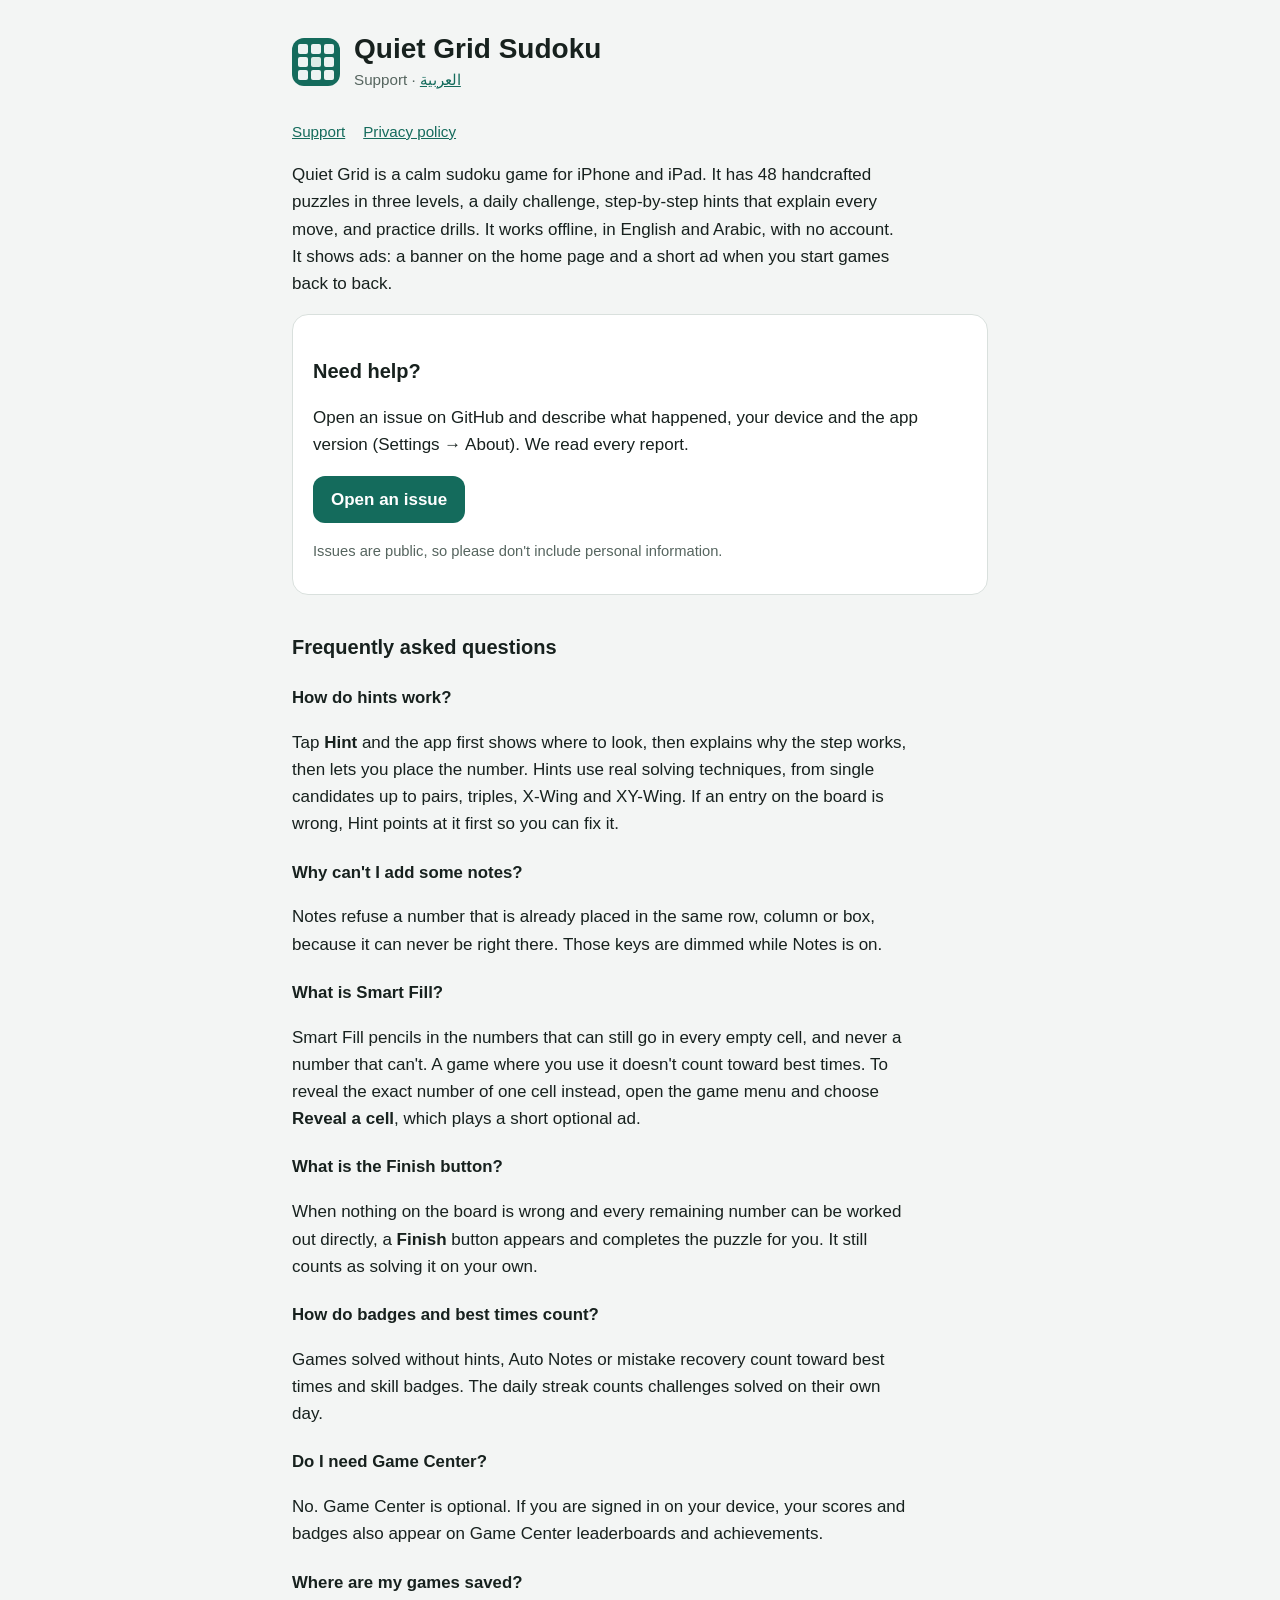
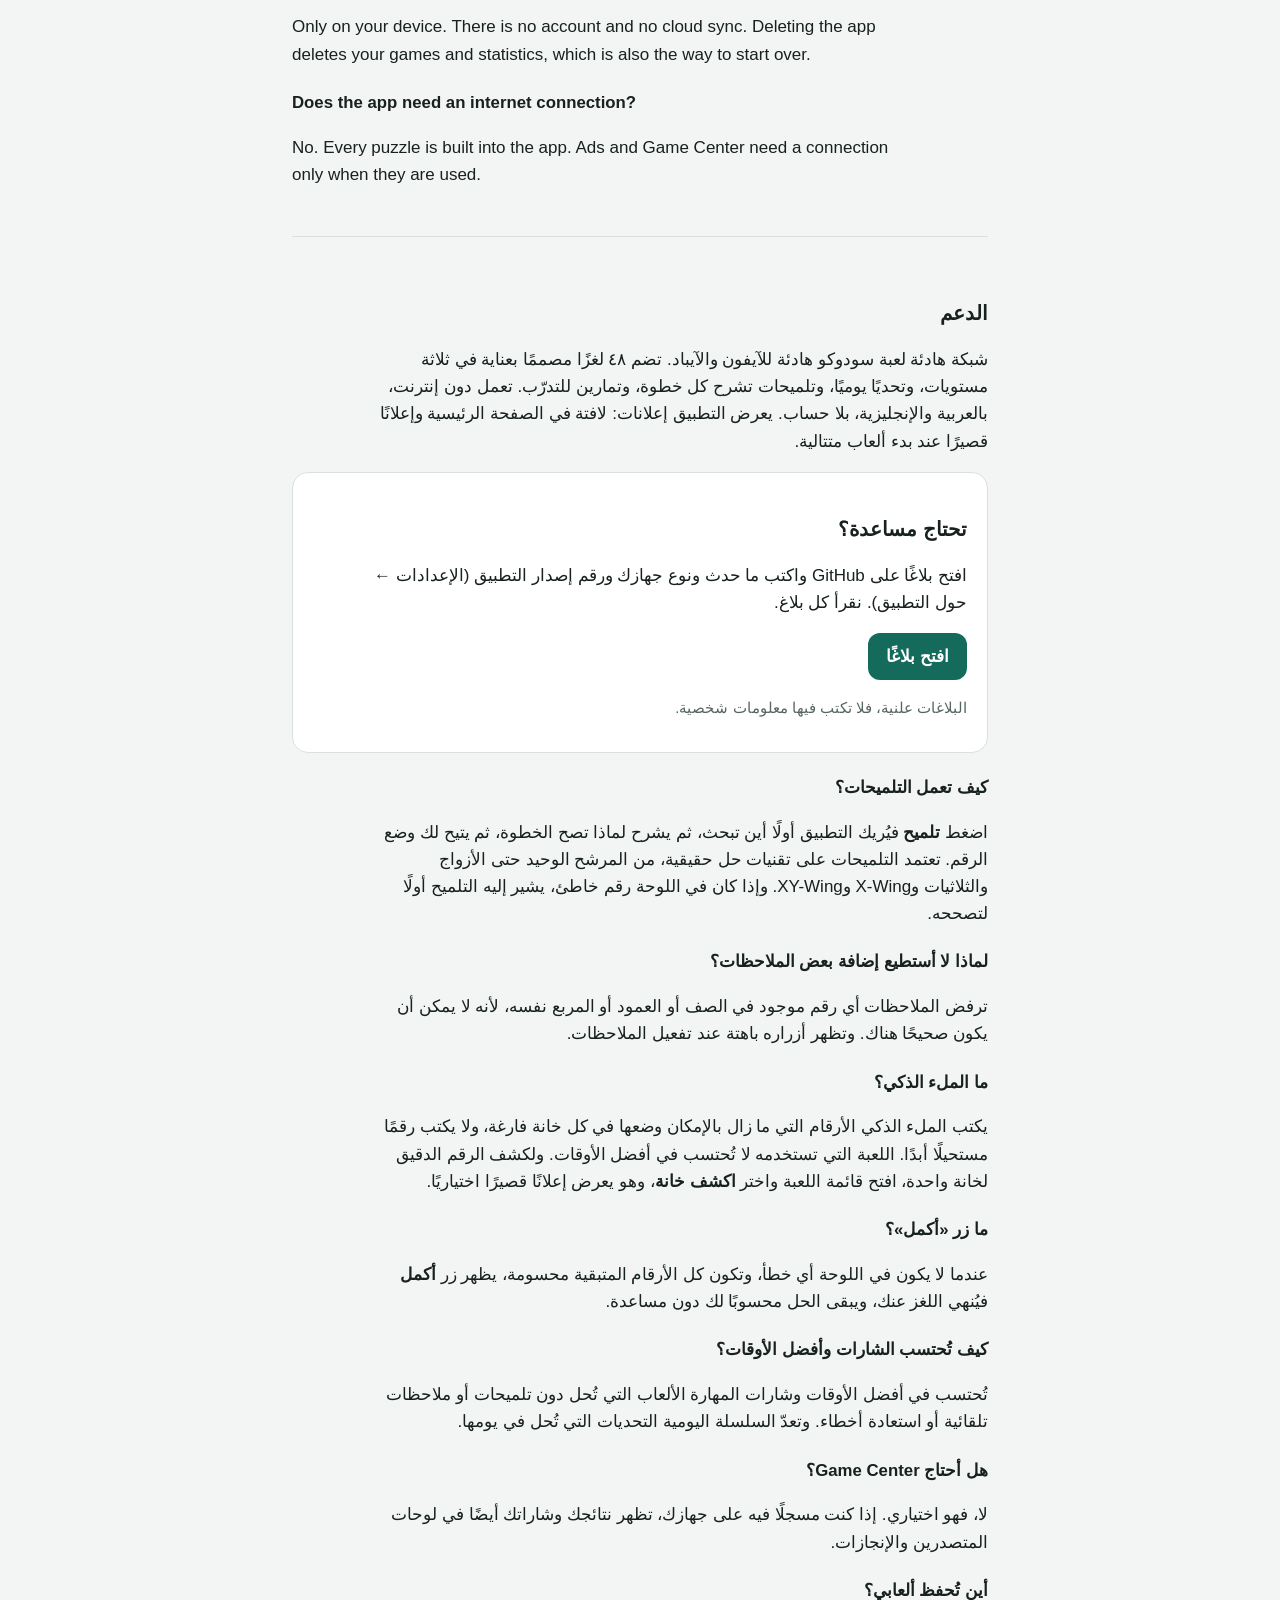
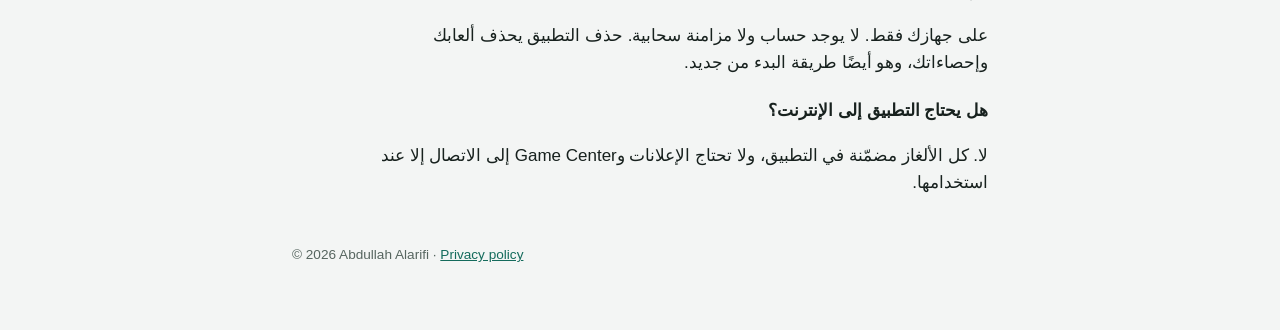
<file: index.html>
<!doctype html>
<html lang="en">
<head>
<meta charset="utf-8">
<meta name="viewport" content="width=device-width, initial-scale=1, viewport-fit=cover">
<title>Quiet Grid Sudoku Support</title>
<meta name="description" content="Help and frequently asked questions for Quiet Grid Sudoku, a calm sudoku game that teaches.">
<link rel="stylesheet" href="style.css">
</head>
<body>
<div class="page">
  <header>
    <div class="mark" aria-hidden="true"><span></span><span></span><span></span><span></span><span></span><span></span><span></span><span></span><span></span></div>
    <div>
      <h1>Quiet Grid Sudoku</h1>
      <p class="sub">Support · <a href="#ar" lang="ar">العربية</a></p>
    </div>
  </header>
  <nav aria-label="Pages">
    <a href="./">Support</a>
    <a href="privacy.html">Privacy policy</a>
  </nav>

  <p>Quiet Grid is a calm sudoku game for iPhone and iPad. It has 48 handcrafted puzzles in three levels, a daily challenge, step-by-step hints that explain every move, and practice drills. It works offline, in English and Arabic, with no account. It shows ads: a banner on the home page and a short ad when you start games back to back.</p>

  <div class="card">
    <h2>Need help?</h2>
    <p>Open an issue on GitHub and describe what happened, your device and the app version (Settings → About). We read every report.</p>
    <p><a class="button" href="https://github.com/xooox888/quietgrid-site/issues/new">Open an issue</a></p>
    <p class="note">Issues are public, so please don't include personal information.</p>
  </div>

  <h2>Frequently asked questions</h2>

  <h3>How do hints work?</h3>
  <p>Tap <strong>Hint</strong> and the app first shows where to look, then explains why the step works, then lets you place the number. Hints use real solving techniques, from single candidates up to pairs, triples, X-Wing and XY-Wing. If an entry on the board is wrong, Hint points at it first so you can fix it.</p>

  <h3>Why can't I add some notes?</h3>
  <p>Notes refuse a number that is already placed in the same row, column or box, because it can never be right there. Those keys are dimmed while Notes is on.</p>

  <h3>What is Smart Fill?</h3>
  <p>Smart Fill pencils in the numbers that can still go in every empty cell, and never a number that can't. A game where you use it doesn't count toward best times. To reveal the exact number of one cell instead, open the game menu and choose <strong>Reveal a cell</strong>, which plays a short optional ad.</p>

  <h3>What is the Finish button?</h3>
  <p>When nothing on the board is wrong and every remaining number can be worked out directly, a <strong>Finish</strong> button appears and completes the puzzle for you. It still counts as solving it on your own.</p>

  <h3>How do badges and best times count?</h3>
  <p>Games solved without hints, Auto Notes or mistake recovery count toward best times and skill badges. The daily streak counts challenges solved on their own day.</p>

  <h3>Do I need Game Center?</h3>
  <p>No. Game Center is optional. If you are signed in on your device, your scores and badges also appear on Game Center leaderboards and achievements.</p>

  <h3>Where are my games saved?</h3>
  <p>Only on your device. There is no account and no cloud sync. Deleting the app deletes your games and statistics, which is also the way to start over.</p>

  <h3>Does the app need an internet connection?</h3>
  <p>No. Every puzzle is built into the app. Ads and Game Center need a connection only when they are used.</p>

  <section id="ar" lang="ar" dir="rtl">
    <h2>الدعم</h2>
    <p>شبكة هادئة لعبة سودوكو هادئة للآيفون والآيباد. تضم ٤٨ لغزًا مصممًا بعناية في ثلاثة مستويات، وتحديًا يوميًا، وتلميحات تشرح كل خطوة، وتمارين للتدرّب. تعمل دون إنترنت، بالعربية والإنجليزية، بلا حساب. يعرض التطبيق إعلانات: لافتة في الصفحة الرئيسية وإعلانًا قصيرًا عند بدء ألعاب متتالية.</p>

    <div class="card">
      <h2>تحتاج مساعدة؟</h2>
      <p>افتح بلاغًا على GitHub واكتب ما حدث ونوع جهازك ورقم إصدار التطبيق (الإعدادات ← حول التطبيق). نقرأ كل بلاغ.</p>
      <p><a class="button" href="https://github.com/xooox888/quietgrid-site/issues/new">افتح بلاغًا</a></p>
      <p class="note">البلاغات علنية، فلا تكتب فيها معلومات شخصية.</p>
    </div>

    <h3>كيف تعمل التلميحات؟</h3>
    <p>اضغط <strong>تلميح</strong> فيُريك التطبيق أولًا أين تبحث، ثم يشرح لماذا تصح الخطوة، ثم يتيح لك وضع الرقم. تعتمد التلميحات على تقنيات حل حقيقية، من المرشح الوحيد حتى الأزواج والثلاثيات وX-Wing وXY-Wing. وإذا كان في اللوحة رقم خاطئ، يشير إليه التلميح أولًا لتصححه.</p>

    <h3>لماذا لا أستطيع إضافة بعض الملاحظات؟</h3>
    <p>ترفض الملاحظات أي رقم موجود في الصف أو العمود أو المربع نفسه، لأنه لا يمكن أن يكون صحيحًا هناك. وتظهر أزراره باهتة عند تفعيل الملاحظات.</p>

    <h3>ما الملء الذكي؟</h3>
    <p>يكتب الملء الذكي الأرقام التي ما زال بالإمكان وضعها في كل خانة فارغة، ولا يكتب رقمًا مستحيلًا أبدًا. اللعبة التي تستخدمه لا تُحتسب في أفضل الأوقات. ولكشف الرقم الدقيق لخانة واحدة، افتح قائمة اللعبة واختر <strong>اكشف خانة</strong>، وهو يعرض إعلانًا قصيرًا اختياريًا.</p>

    <h3>ما زر «أكمل»؟</h3>
    <p>عندما لا يكون في اللوحة أي خطأ، وتكون كل الأرقام المتبقية محسومة، يظهر زر <strong>أكمل</strong> فيُنهي اللغز عنك، ويبقى الحل محسوبًا لك دون مساعدة.</p>

    <h3>كيف تُحتسب الشارات وأفضل الأوقات؟</h3>
    <p>تُحتسب في أفضل الأوقات وشارات المهارة الألعاب التي تُحل دون تلميحات أو ملاحظات تلقائية أو استعادة أخطاء. وتعدّ السلسلة اليومية التحديات التي تُحل في يومها.</p>

    <h3>هل أحتاج Game Center؟</h3>
    <p>لا، فهو اختياري. إذا كنت مسجلًا فيه على جهازك، تظهر نتائجك وشاراتك أيضًا في لوحات المتصدرين والإنجازات.</p>

    <h3>أين تُحفظ ألعابي؟</h3>
    <p>على جهازك فقط. لا يوجد حساب ولا مزامنة سحابية. حذف التطبيق يحذف ألعابك وإحصاءاتك، وهو أيضًا طريقة البدء من جديد.</p>

    <h3>هل يحتاج التطبيق إلى الإنترنت؟</h3>
    <p>لا. كل الألغاز مضمّنة في التطبيق، ولا تحتاج الإعلانات وGame Center إلى الاتصال إلا عند استخدامها.</p>
  </section>

  <footer>© 2026 Abdullah Alarifi · <a href="privacy.html">Privacy policy</a></footer>
</div>
</body>
</html>
</file>
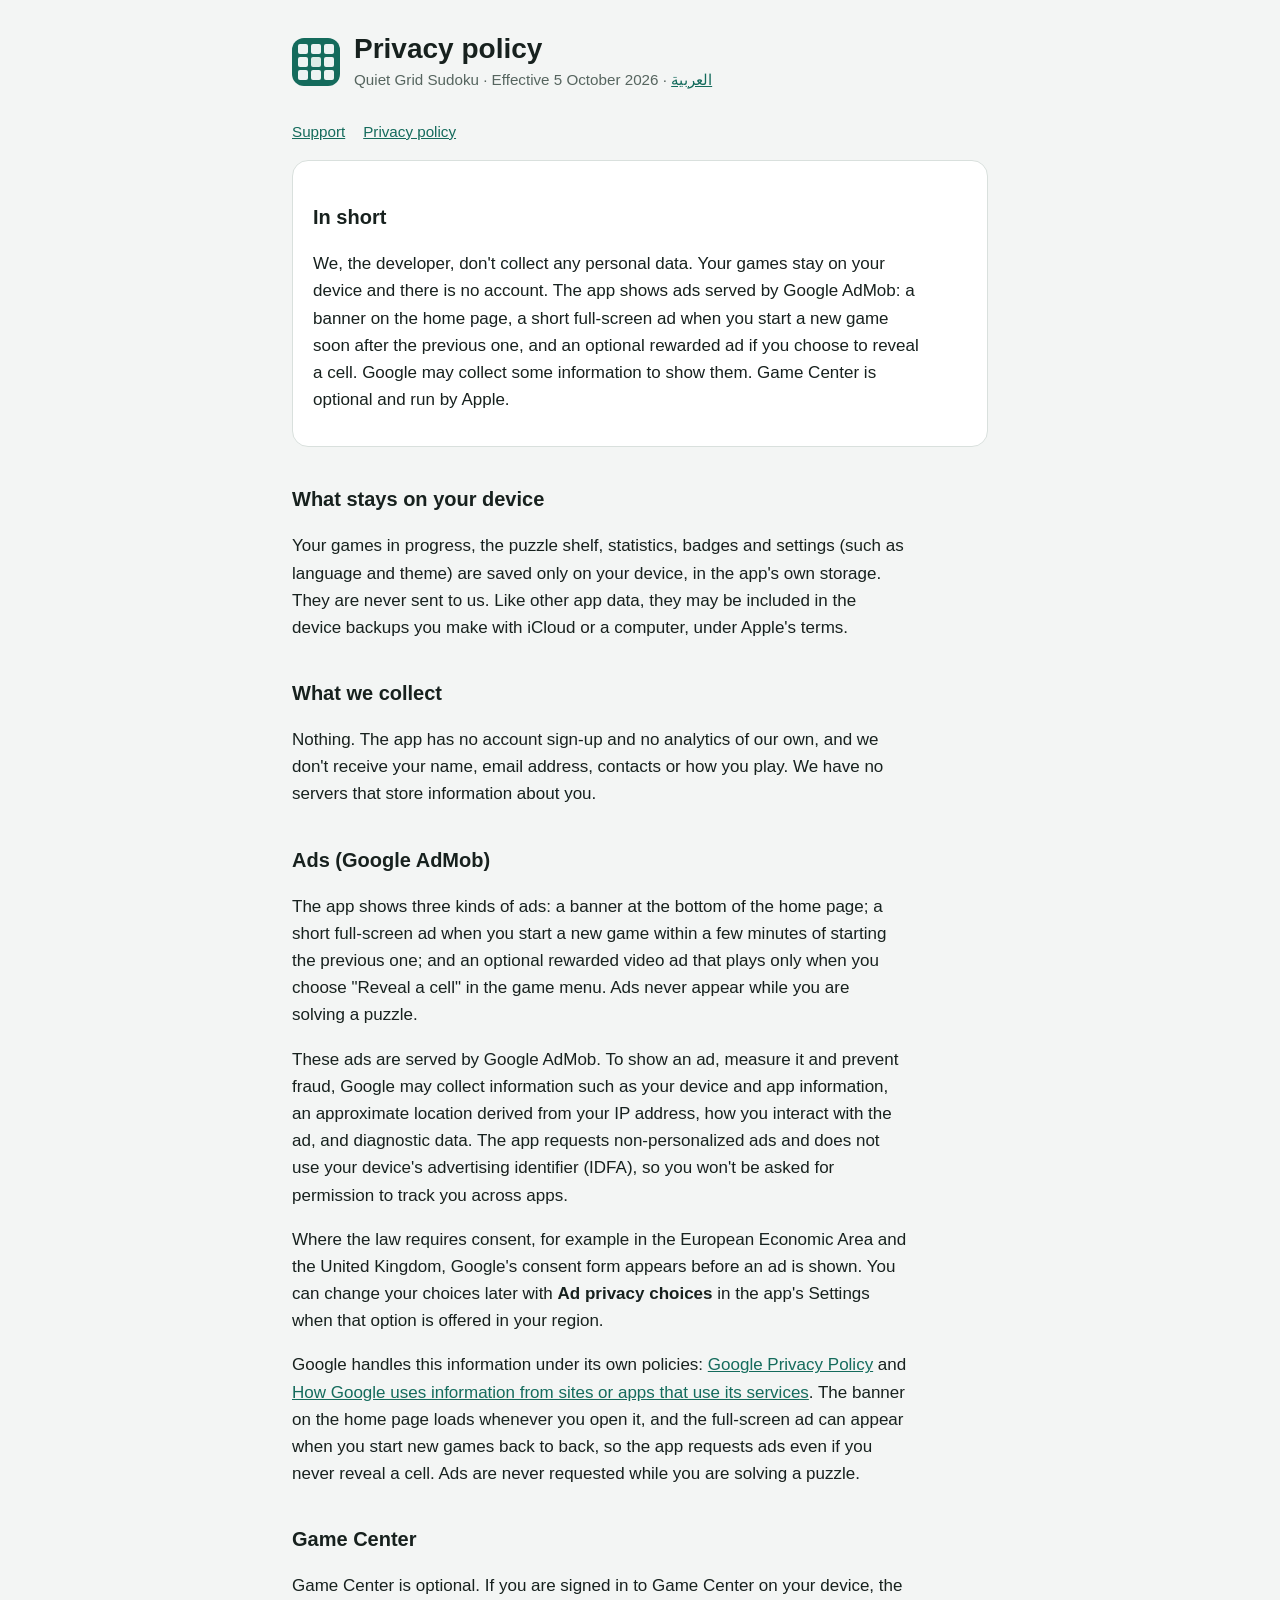
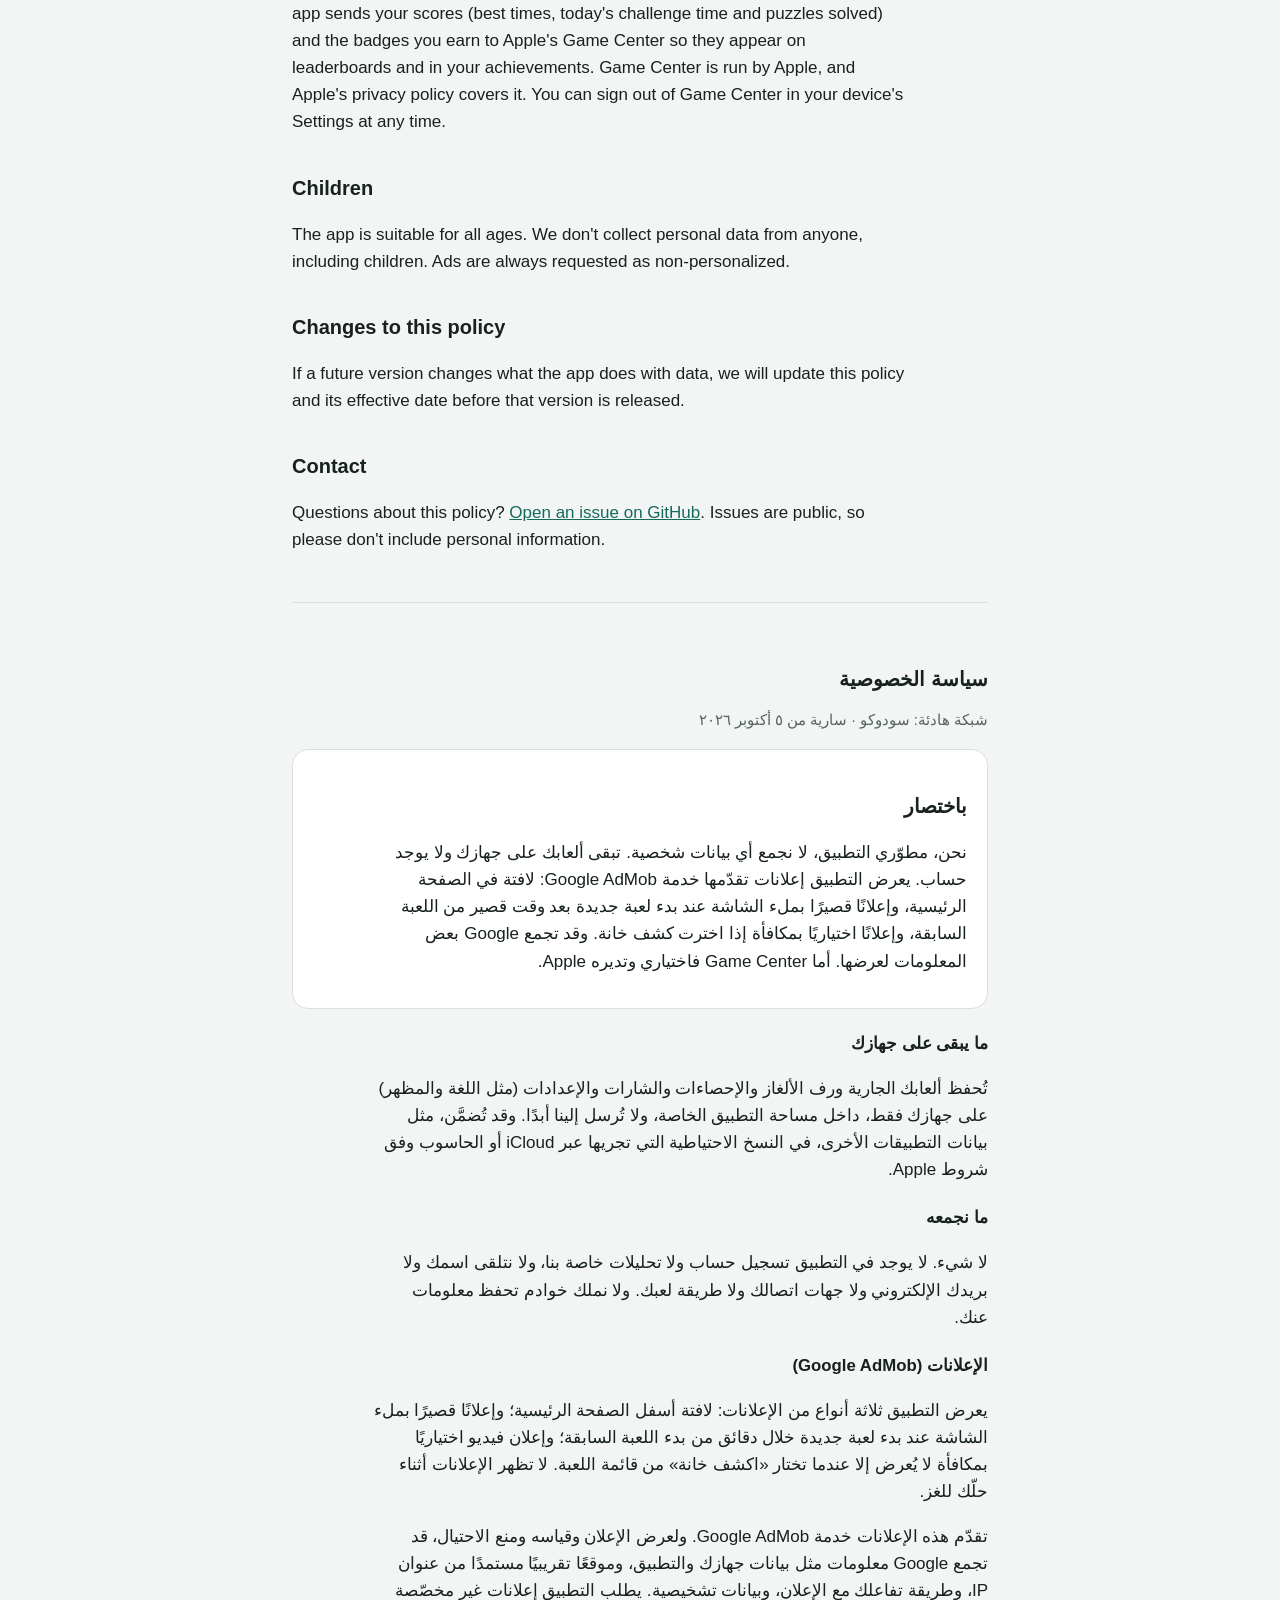
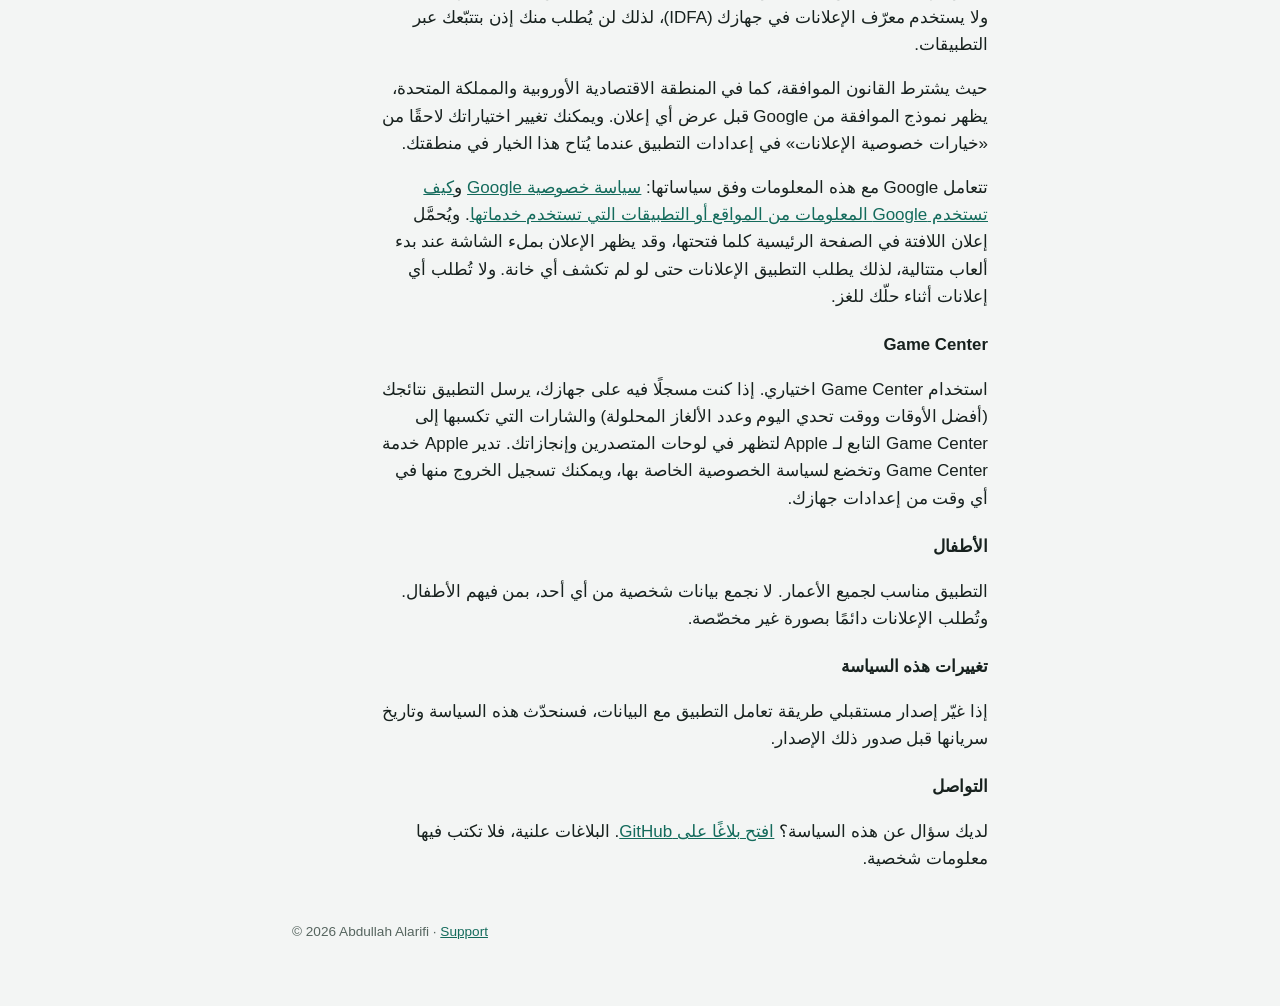
<file: privacy.html>
<!doctype html>
<html lang="en">
<head>
<meta charset="utf-8">
<meta name="viewport" content="width=device-width, initial-scale=1, viewport-fit=cover">
<title>Quiet Grid Sudoku Privacy Policy</title>
<meta name="description" content="Privacy policy for Quiet Grid Sudoku: games stay on your device; ads are served by Google AdMob.">
<link rel="stylesheet" href="style.css">
</head>
<body>
<div class="page">
  <header>
    <div class="mark" aria-hidden="true"><span></span><span></span><span></span><span></span><span></span><span></span><span></span><span></span><span></span></div>
    <div>
      <h1>Privacy policy</h1>
      <p class="sub">Quiet Grid Sudoku · Effective 5 October 2026 · <a href="#ar" lang="ar">العربية</a></p>
    </div>
  </header>
  <nav aria-label="Pages">
    <a href="./">Support</a>
    <a href="privacy.html">Privacy policy</a>
  </nav>

  <div class="card">
    <h2>In short</h2>
    <p>We, the developer, don't collect any personal data. Your games stay on your device and there is no account. The app shows ads served by Google AdMob: a banner on the home page, a short full-screen ad when you start a new game soon after the previous one, and an optional rewarded ad if you choose to reveal a cell. Google may collect some information to show them. Game Center is optional and run by Apple.</p>
  </div>

  <h2>What stays on your device</h2>
  <p>Your games in progress, the puzzle shelf, statistics, badges and settings (such as language and theme) are saved only on your device, in the app's own storage. They are never sent to us. Like other app data, they may be included in the device backups you make with iCloud or a computer, under Apple's terms.</p>

  <h2>What we collect</h2>
  <p>Nothing. The app has no account sign-up and no analytics of our own, and we don't receive your name, email address, contacts or how you play. We have no servers that store information about you.</p>

  <h2>Ads (Google AdMob)</h2>
  <p>The app shows three kinds of ads: a banner at the bottom of the home page; a short full-screen ad when you start a new game within a few minutes of starting the previous one; and an optional rewarded video ad that plays only when you choose "Reveal a cell" in the game menu. Ads never appear while you are solving a puzzle.</p>
  <p>These ads are served by Google AdMob. To show an ad, measure it and prevent fraud, Google may collect information such as your device and app information, an approximate location derived from your IP address, how you interact with the ad, and diagnostic data. The app requests non-personalized ads and does not use your device's advertising identifier (IDFA), so you won't be asked for permission to track you across apps.</p>
  <p>Where the law requires consent, for example in the European Economic Area and the United Kingdom, Google's consent form appears before an ad is shown. You can change your choices later with <strong>Ad privacy choices</strong> in the app's Settings when that option is offered in your region.</p>
  <p>Google handles this information under its own policies: <a href="https://policies.google.com/privacy">Google Privacy Policy</a> and <a href="https://policies.google.com/technologies/partner-sites">How Google uses information from sites or apps that use its services</a>. The banner on the home page loads whenever you open it, and the full-screen ad can appear when you start new games back to back, so the app requests ads even if you never reveal a cell. Ads are never requested while you are solving a puzzle.</p>

  <h2>Game Center</h2>
  <p>Game Center is optional. If you are signed in to Game Center on your device, the app sends your scores (best times, today's challenge time and puzzles solved) and the badges you earn to Apple's Game Center so they appear on leaderboards and in your achievements. Game Center is run by Apple, and Apple's privacy policy covers it. You can sign out of Game Center in your device's Settings at any time.</p>

  <h2>Children</h2>
  <p>The app is suitable for all ages. We don't collect personal data from anyone, including children. Ads are always requested as non-personalized.</p>

  <h2>Changes to this policy</h2>
  <p>If a future version changes what the app does with data, we will update this policy and its effective date before that version is released.</p>

  <h2>Contact</h2>
  <p>Questions about this policy? <a href="https://github.com/xooox888/quietgrid-site/issues/new">Open an issue on GitHub</a>. Issues are public, so please don't include personal information.</p>

  <section id="ar" lang="ar" dir="rtl">
    <h2>سياسة الخصوصية</h2>
    <p class="note">شبكة هادئة: سودوكو · سارية من ٥ أكتوبر ٢٠٢٦</p>

    <div class="card">
      <h2>باختصار</h2>
      <p>نحن، مطوّري التطبيق، لا نجمع أي بيانات شخصية. تبقى ألعابك على جهازك ولا يوجد حساب. يعرض التطبيق إعلانات تقدّمها خدمة Google AdMob: لافتة في الصفحة الرئيسية، وإعلانًا قصيرًا بملء الشاشة عند بدء لعبة جديدة بعد وقت قصير من اللعبة السابقة، وإعلانًا اختياريًا بمكافأة إذا اخترت كشف خانة. وقد تجمع Google بعض المعلومات لعرضها. أما Game Center فاختياري وتديره Apple.</p>
    </div>

    <h3>ما يبقى على جهازك</h3>
    <p>تُحفظ ألعابك الجارية ورف الألغاز والإحصاءات والشارات والإعدادات (مثل اللغة والمظهر) على جهازك فقط، داخل مساحة التطبيق الخاصة، ولا تُرسل إلينا أبدًا. وقد تُضمَّن، مثل بيانات التطبيقات الأخرى، في النسخ الاحتياطية التي تجريها عبر iCloud أو الحاسوب وفق شروط Apple.</p>

    <h3>ما نجمعه</h3>
    <p>لا شيء. لا يوجد في التطبيق تسجيل حساب ولا تحليلات خاصة بنا، ولا نتلقى اسمك ولا بريدك الإلكتروني ولا جهات اتصالك ولا طريقة لعبك. ولا نملك خوادم تحفظ معلومات عنك.</p>

    <h3>الإعلانات (Google AdMob)</h3>
    <p>يعرض التطبيق ثلاثة أنواع من الإعلانات: لافتة أسفل الصفحة الرئيسية؛ وإعلانًا قصيرًا بملء الشاشة عند بدء لعبة جديدة خلال دقائق من بدء اللعبة السابقة؛ وإعلان فيديو اختياريًا بمكافأة لا يُعرض إلا عندما تختار «اكشف خانة» من قائمة اللعبة. لا تظهر الإعلانات أثناء حلّك للغز.</p>
    <p>تقدّم هذه الإعلانات خدمة Google AdMob. ولعرض الإعلان وقياسه ومنع الاحتيال، قد تجمع Google معلومات مثل بيانات جهازك والتطبيق، وموقعًا تقريبيًا مستمدًا من عنوان IP، وطريقة تفاعلك مع الإعلان، وبيانات تشخيصية. يطلب التطبيق إعلانات غير مخصّصة ولا يستخدم معرّف الإعلانات في جهازك (IDFA)، لذلك لن يُطلب منك إذن بتتبّعك عبر التطبيقات.</p>
    <p>حيث يشترط القانون الموافقة، كما في المنطقة الاقتصادية الأوروبية والمملكة المتحدة، يظهر نموذج الموافقة من Google قبل عرض أي إعلان. ويمكنك تغيير اختياراتك لاحقًا من «خيارات خصوصية الإعلانات» في إعدادات التطبيق عندما يُتاح هذا الخيار في منطقتك.</p>
    <p>تتعامل Google مع هذه المعلومات وفق سياساتها: <a href="https://policies.google.com/privacy?hl=ar">سياسة خصوصية Google</a> و<a href="https://policies.google.com/technologies/partner-sites?hl=ar">كيف تستخدم Google المعلومات من المواقع أو التطبيقات التي تستخدم خدماتها</a>. ويُحمَّل إعلان اللافتة في الصفحة الرئيسية كلما فتحتها، وقد يظهر الإعلان بملء الشاشة عند بدء ألعاب متتالية، لذلك يطلب التطبيق الإعلانات حتى لو لم تكشف أي خانة. ولا تُطلب أي إعلانات أثناء حلّك للغز.</p>

    <h3>Game Center</h3>
    <p>استخدام Game Center اختياري. إذا كنت مسجلًا فيه على جهازك، يرسل التطبيق نتائجك (أفضل الأوقات ووقت تحدي اليوم وعدد الألغاز المحلولة) والشارات التي تكسبها إلى Game Center التابع لـ Apple لتظهر في لوحات المتصدرين وإنجازاتك. تدير Apple خدمة Game Center وتخضع لسياسة الخصوصية الخاصة بها، ويمكنك تسجيل الخروج منها في أي وقت من إعدادات جهازك.</p>

    <h3>الأطفال</h3>
    <p>التطبيق مناسب لجميع الأعمار. لا نجمع بيانات شخصية من أي أحد، بمن فيهم الأطفال. وتُطلب الإعلانات دائمًا بصورة غير مخصّصة.</p>

    <h3>تغييرات هذه السياسة</h3>
    <p>إذا غيّر إصدار مستقبلي طريقة تعامل التطبيق مع البيانات، فسنحدّث هذه السياسة وتاريخ سريانها قبل صدور ذلك الإصدار.</p>

    <h3>التواصل</h3>
    <p>لديك سؤال عن هذه السياسة؟ <a href="https://github.com/xooox888/quietgrid-site/issues/new">افتح بلاغًا على GitHub</a>. البلاغات علنية، فلا تكتب فيها معلومات شخصية.</p>
  </section>

  <footer>© 2026 Abdullah Alarifi · <a href="./">Support</a></footer>
</div>
</body>
</html>
</file>
<file: style.css>
:root {
  --bg: #f3f5f4;
  --surface: #ffffff;
  --fg: #17211e;
  --muted: #56655f;
  --line: #d9e0dd;
  --accent: #146b5c;
  --accent-soft: #dcebe6;
  color-scheme: light;
}
@media (prefers-color-scheme: dark) {
  :root {
    --bg: #0e1412;
    --surface: #161e1c;
    --fg: #e3ebe8;
    --muted: #9aaba5;
    --line: #2a3633;
    --accent: #5cc7ad;
    --accent-soft: #1b322c;
    color-scheme: dark;
  }
}
* { box-sizing: border-box; }
html { -webkit-text-size-adjust: 100%; }
body {
  margin: 0;
  background: var(--bg);
  color: var(--fg);
  font: 17px/1.6 -apple-system, BlinkMacSystemFont, "SF Pro Text", "Segoe UI", "Noto Sans Arabic", "Geeza Pro", Roboto, sans-serif;
}
.page { max-width: 46rem; margin: 0 auto; padding-inline: 20px; padding-block: 32px 64px; }
header { display: flex; align-items: center; gap: 14px; margin-bottom: 28px; }
.mark { width: 48px; height: 48px; border-radius: 12px; background: var(--accent); display: grid; grid-template-columns: repeat(3, 1fr); gap: 3px; padding: 6px; flex: none; }
.mark span { background: var(--surface); border-radius: 2px; opacity: 0.92; }
.mark span:nth-child(5) { background: var(--accent-soft); opacity: 1; }
h1 { font-size: 1.75rem; line-height: 1.2; margin: 0; }
.sub { margin: 2px 0 0; color: var(--muted); font-size: 0.95rem; }
h2 { font-size: 1.25rem; margin: 36px 0 10px; }
h3 { font-size: 1.05rem; margin: 22px 0 6px; }
p, li { max-width: 65ch; }
a { color: var(--accent); }
nav { display: flex; flex-wrap: wrap; gap: 8px 18px; margin-bottom: 8px; font-size: 0.95rem; }
.card { background: var(--surface); border: 1px solid var(--line); border-radius: 16px; padding: 4px 20px 16px; margin-top: 16px; }
.button { display: inline-block; background: var(--accent); color: var(--surface); text-decoration: none; font-weight: 600; padding: 10px 18px; border-radius: 12px; }
.note { color: var(--muted); font-size: 0.92rem; }
[dir="rtl"] { text-align: right; }
section[lang="ar"] { margin-top: 48px; padding-top: 24px; border-top: 1px solid var(--line); }
footer { margin-top: 48px; color: var(--muted); font-size: 0.85rem; }
a:focus-visible, .button:focus-visible { outline: 3px solid var(--accent); outline-offset: 2px; }
</file>
